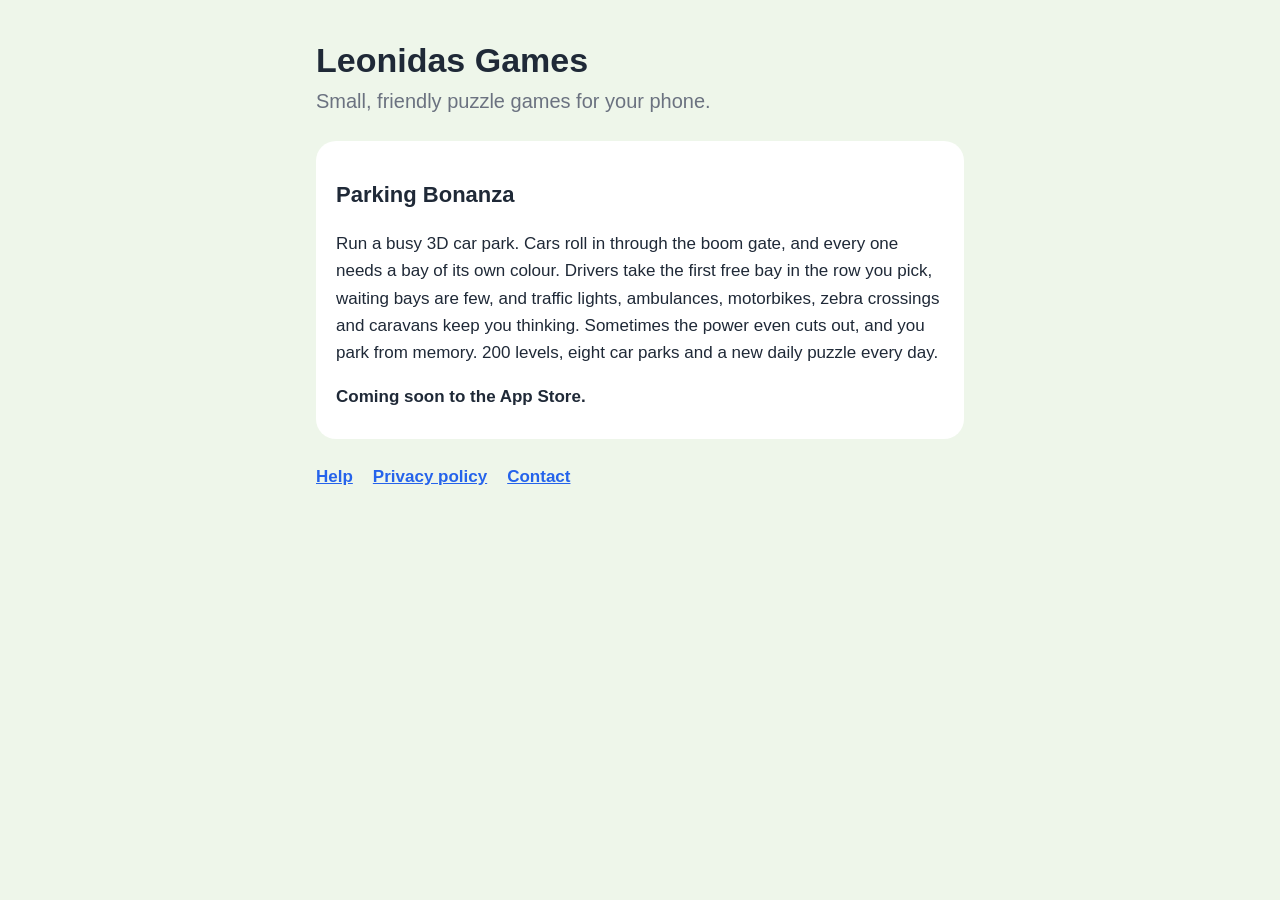
<file: index.html>
<!doctype html>
<html lang="en-AU">
<head>
  <meta charset="utf-8">
  <meta name="viewport" content="width=device-width, initial-scale=1">
  <title>Leonidas Games</title>
  <meta name="description" content="Leonidas Games makes small, friendly puzzle games for iPhone.">
  <link rel="stylesheet" href="style.css">
</head>
<body>
  <main>
    <h1>Leonidas Games</h1>
    <p class="lead">Small, friendly puzzle games for your phone.</p>

    <section class="game">
      <h2>Parking Bonanza</h2>
      <p>Run a busy 3D car park. Cars roll in through the boom gate, and every one needs a bay of its own colour. Drivers take the first free bay in the row you pick, waiting bays are few, and traffic lights, ambulances, motorbikes, zebra crossings and caravans keep you thinking. Sometimes the power even cuts out, and you park from memory. 200 levels, eight car parks and a new daily puzzle every day.</p>
      <p class="soon">Coming soon to the App Store.</p>
    </section>

    <nav>
      <a href="support/">Help</a>
      <a href="privacy/">Privacy policy</a>
      <a href="mailto:jsleonidasgaming@gmail.com">Contact</a>
    </nav>
  </main>
</body>
</html>
</file>
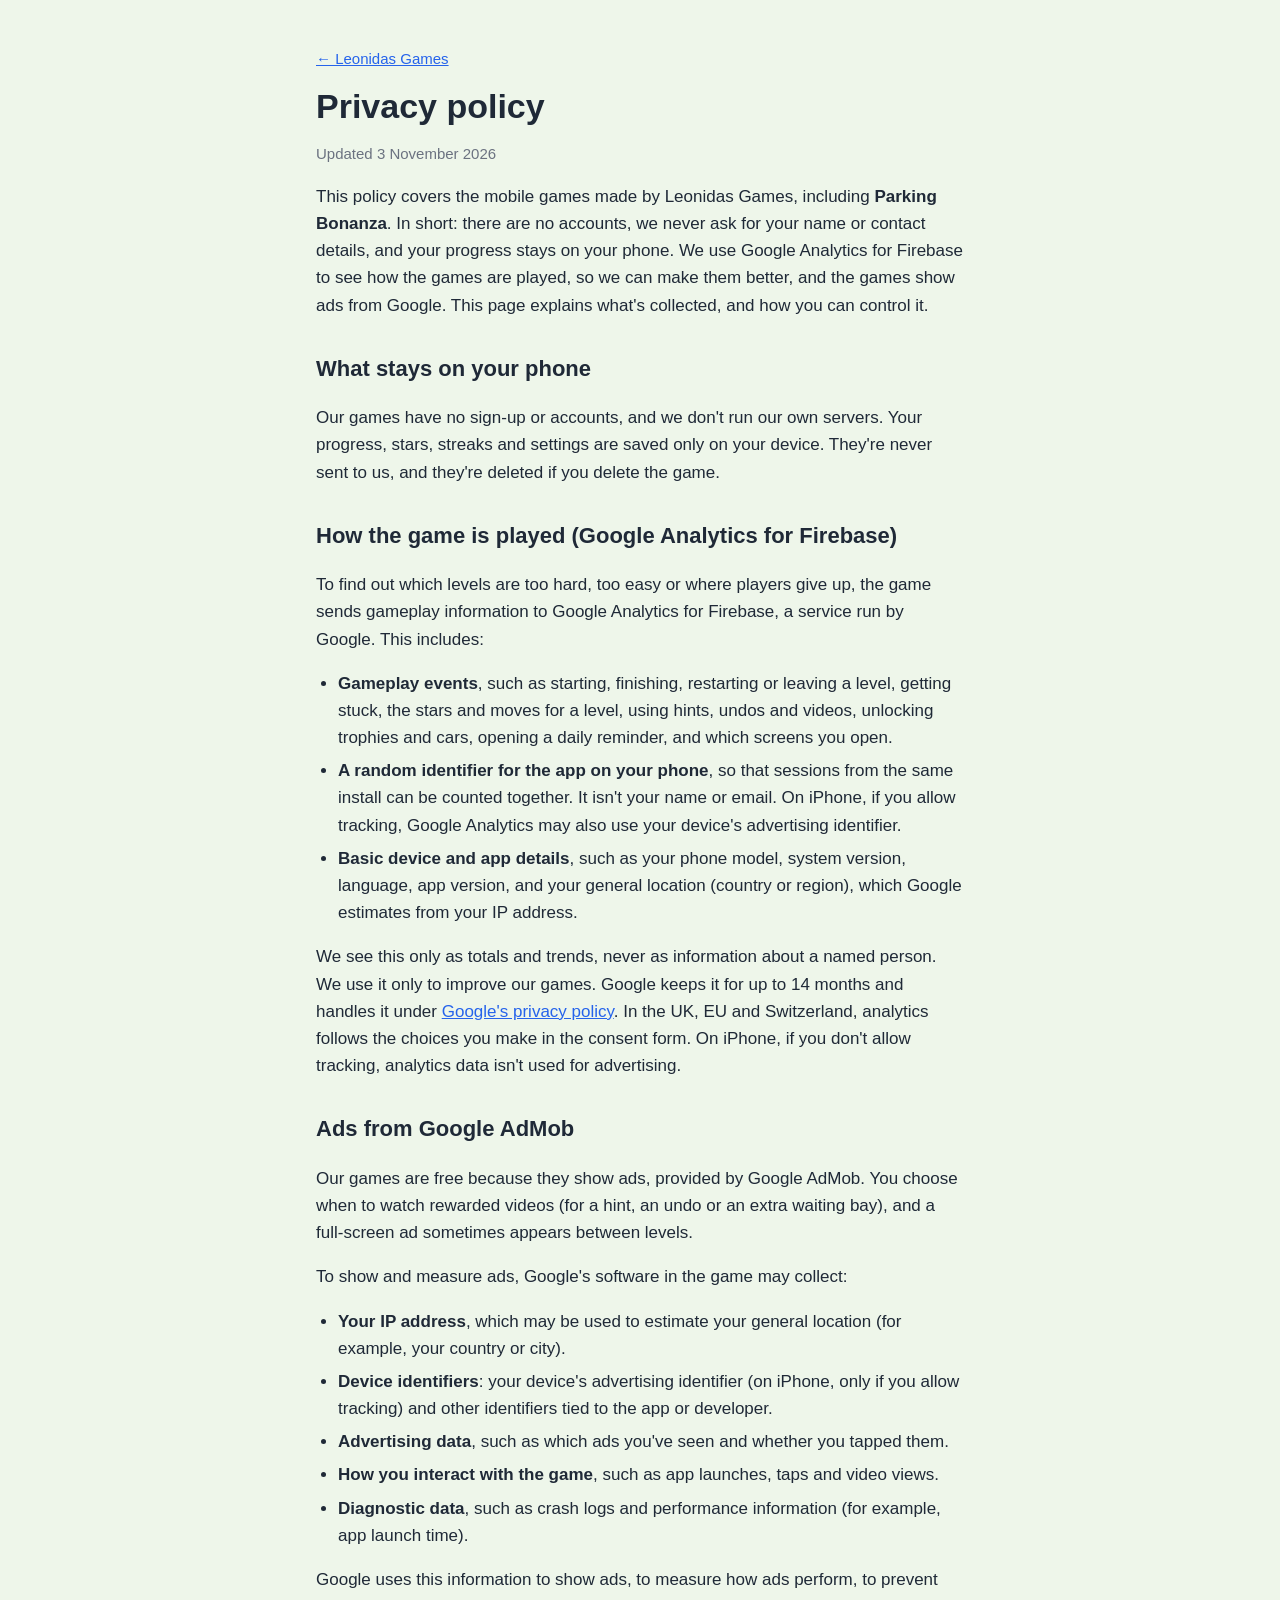
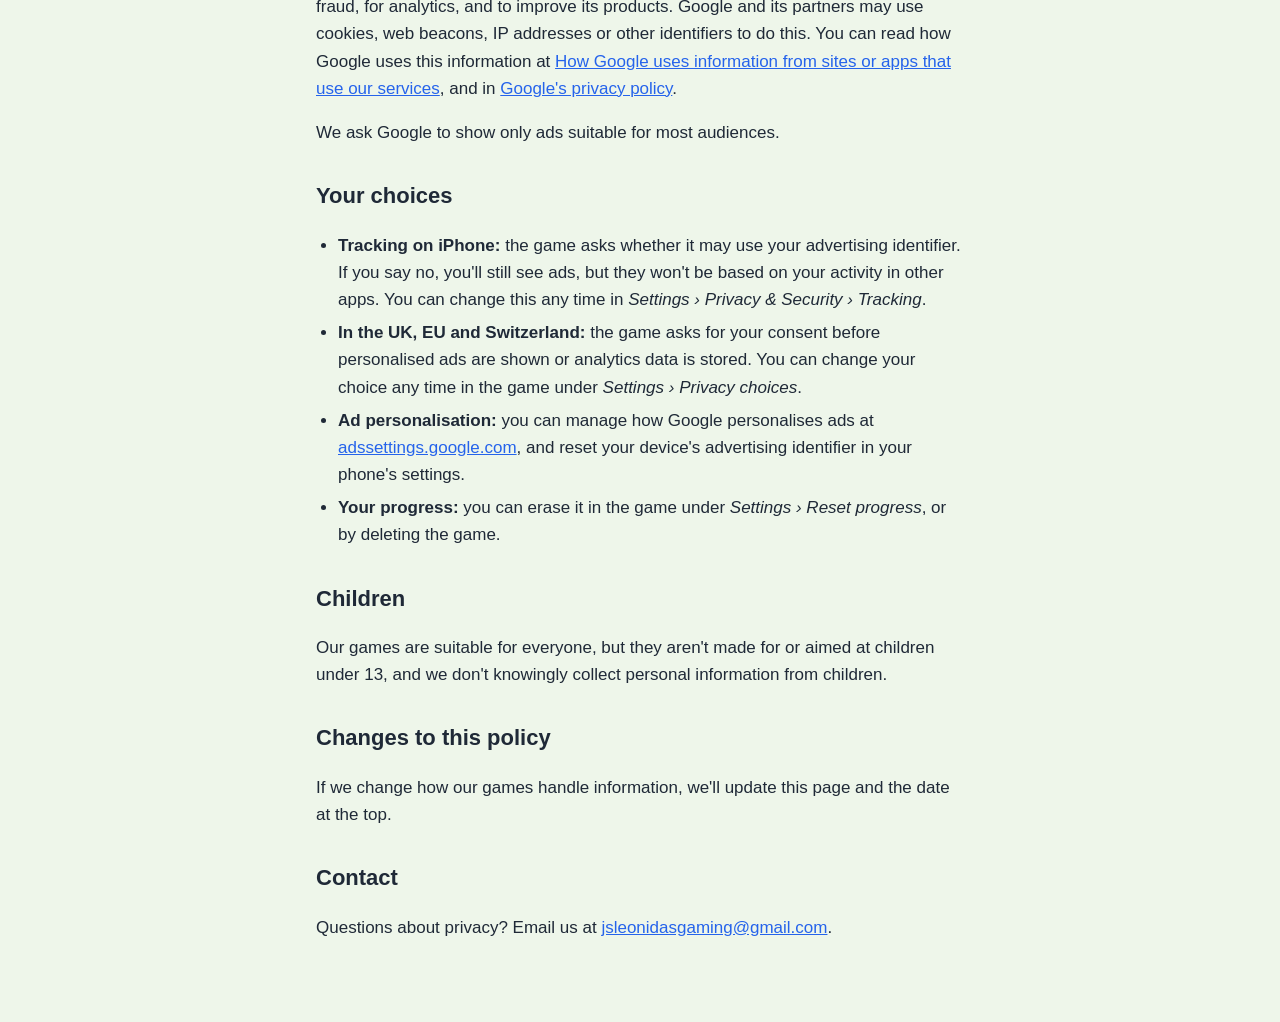
<file: privacy/index.html>
<!doctype html>
<html lang="en-AU">
<head>
  <meta charset="utf-8">
  <meta name="viewport" content="width=device-width, initial-scale=1">
  <title>Privacy policy · Leonidas Games</title>
  <link rel="stylesheet" href="../style.css">
</head>
<body>
  <main>
    <p class="back"><a href="../">← Leonidas Games</a></p>
    <h1>Privacy policy</h1>
    <p class="meta">Updated 3 November 2026</p>

    <p>This policy covers the mobile games made by Leonidas Games, including <strong>Parking Bonanza</strong>. In short: there are no accounts, we never ask for your name or contact details, and your progress stays on your phone. We use Google Analytics for Firebase to see how the games are played, so we can make them better, and the games show ads from Google. This page explains what's collected, and how you can control it.</p>

    <h2>What stays on your phone</h2>
    <p>Our games have no sign-up or accounts, and we don't run our own servers. Your progress, stars, streaks and settings are saved only on your device. They're never sent to us, and they're deleted if you delete the game.</p>

    <h2>How the game is played (Google Analytics for Firebase)</h2>
    <p>To find out which levels are too hard, too easy or where players give up, the game sends gameplay information to Google Analytics for Firebase, a service run by Google. This includes:</p>
    <ul>
      <li><strong>Gameplay events</strong>, such as starting, finishing, restarting or leaving a level, getting stuck, the stars and moves for a level, using hints, undos and videos, unlocking trophies and cars, opening a daily reminder, and which screens you open.</li>
      <li><strong>A random identifier for the app on your phone</strong>, so that sessions from the same install can be counted together. It isn't your name or email. On iPhone, if you allow tracking, Google Analytics may also use your device's advertising identifier.</li>
      <li><strong>Basic device and app details</strong>, such as your phone model, system version, language, app version, and your general location (country or region), which Google estimates from your IP address.</li>
    </ul>
    <p>We see this only as totals and trends, never as information about a named person. We use it only to improve our games. Google keeps it for up to 14 months and handles it under <a href="https://policies.google.com/privacy">Google's privacy policy</a>. In the UK, EU and Switzerland, analytics follows the choices you make in the consent form. On iPhone, if you don't allow tracking, analytics data isn't used for advertising.</p>

    <h2>Ads from Google AdMob</h2>
    <p>Our games are free because they show ads, provided by Google AdMob. You choose when to watch rewarded videos (for a hint, an undo or an extra waiting bay), and a full-screen ad sometimes appears between levels.</p>
    <p>To show and measure ads, Google's software in the game may collect:</p>
    <ul>
      <li><strong>Your IP address</strong>, which may be used to estimate your general location (for example, your country or city).</li>
      <li><strong>Device identifiers</strong>: your device's advertising identifier (on iPhone, only if you allow tracking) and other identifiers tied to the app or developer.</li>
      <li><strong>Advertising data</strong>, such as which ads you've seen and whether you tapped them.</li>
      <li><strong>How you interact with the game</strong>, such as app launches, taps and video views.</li>
      <li><strong>Diagnostic data</strong>, such as crash logs and performance information (for example, app launch time).</li>
    </ul>
    <p>Google uses this information to show ads, to measure how ads perform, to prevent fraud, for analytics, and to improve its products. Google and its partners may use cookies, web beacons, IP addresses or other identifiers to do this. You can read how Google uses this information at <a href="https://www.google.com/policies/privacy/partners/">How Google uses information from sites or apps that use our services</a>, and in <a href="https://policies.google.com/privacy">Google's privacy policy</a>.</p>
    <p>We ask Google to show only ads suitable for most audiences.</p>

    <h2>Your choices</h2>
    <ul>
      <li><strong>Tracking on iPhone:</strong> the game asks whether it may use your advertising identifier. If you say no, you'll still see ads, but they won't be based on your activity in other apps. You can change this any time in <em>Settings › Privacy &amp; Security › Tracking</em>.</li>
      <li><strong>In the UK, EU and Switzerland:</strong> the game asks for your consent before personalised ads are shown or analytics data is stored. You can change your choice any time in the game under <em>Settings › Privacy choices</em>.</li>
      <li><strong>Ad personalisation:</strong> you can manage how Google personalises ads at <a href="https://adssettings.google.com">adssettings.google.com</a>, and reset your device's advertising identifier in your phone's settings.</li>
      <li><strong>Your progress:</strong> you can erase it in the game under <em>Settings › Reset progress</em>, or by deleting the game.</li>
    </ul>

    <h2>Children</h2>
    <p>Our games are suitable for everyone, but they aren't made for or aimed at children under 13, and we don't knowingly collect personal information from children.</p>

    <h2>Changes to this policy</h2>
    <p>If we change how our games handle information, we'll update this page and the date at the top.</p>

    <h2>Contact</h2>
    <p>Questions about privacy? Email us at <a href="mailto:jsleonidasgaming@gmail.com">jsleonidasgaming@gmail.com</a>.</p>
  </main>
</body>
</html>
</file>
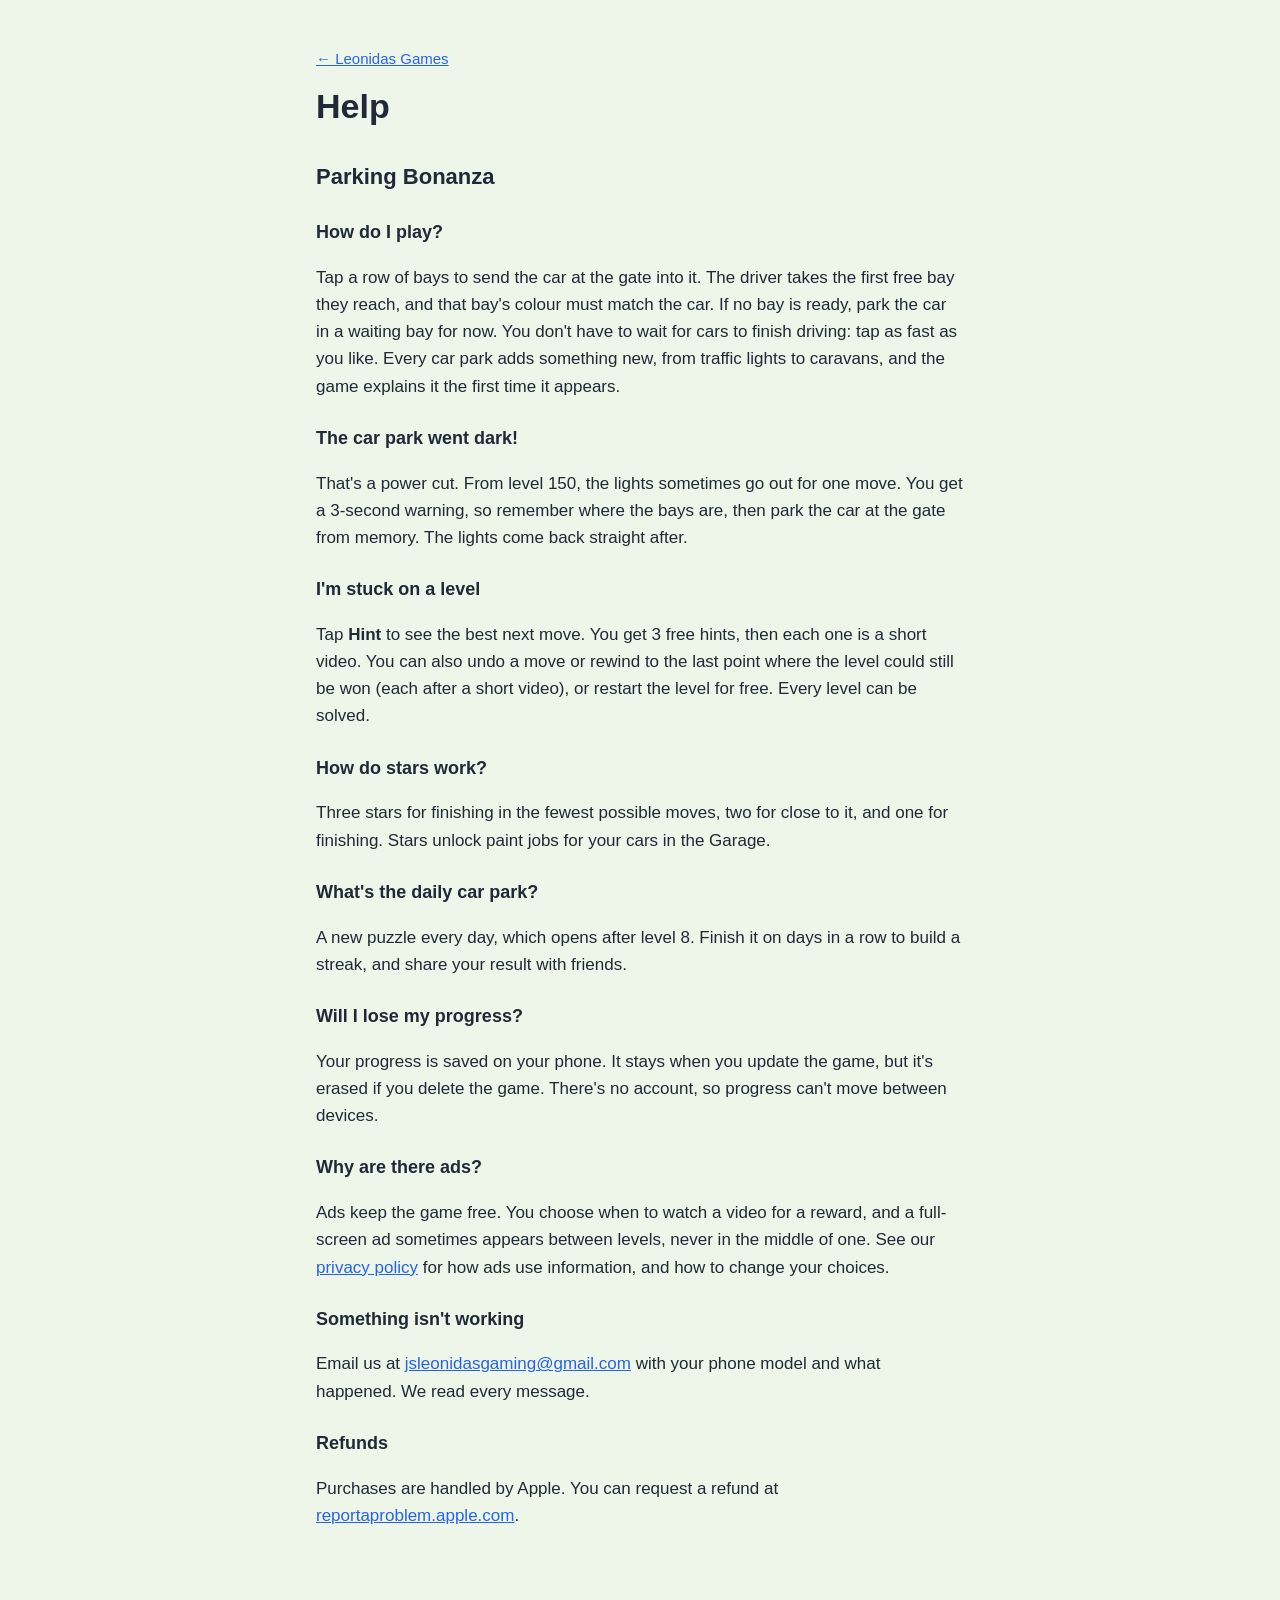
<file: support/index.html>
<!doctype html>
<html lang="en-AU">
<head>
  <meta charset="utf-8">
  <meta name="viewport" content="width=device-width, initial-scale=1">
  <title>Help · Leonidas Games</title>
  <link rel="stylesheet" href="../style.css">
</head>
<body>
  <main>
    <p class="back"><a href="../">← Leonidas Games</a></p>
    <h1>Help</h1>

    <h2>Parking Bonanza</h2>

    <h3>How do I play?</h3>
    <p>Tap a row of bays to send the car at the gate into it. The driver takes the first free bay they reach, and that bay's colour must match the car. If no bay is ready, park the car in a waiting bay for now. You don't have to wait for cars to finish driving: tap as fast as you like. Every car park adds something new, from traffic lights to caravans, and the game explains it the first time it appears.</p>

    <h3>The car park went dark!</h3>
    <p>That's a power cut. From level 150, the lights sometimes go out for one move. You get a 3-second warning, so remember where the bays are, then park the car at the gate from memory. The lights come back straight after.</p>

    <h3>I'm stuck on a level</h3>
    <p>Tap <strong>Hint</strong> to see the best next move. You get 3 free hints, then each one is a short video. You can also undo a move or rewind to the last point where the level could still be won (each after a short video), or restart the level for free. Every level can be solved.</p>

    <h3>How do stars work?</h3>
    <p>Three stars for finishing in the fewest possible moves, two for close to it, and one for finishing. Stars unlock paint jobs for your cars in the Garage.</p>

    <h3>What's the daily car park?</h3>
    <p>A new puzzle every day, which opens after level 8. Finish it on days in a row to build a streak, and share your result with friends.</p>

    <h3>Will I lose my progress?</h3>
    <p>Your progress is saved on your phone. It stays when you update the game, but it's erased if you delete the game. There's no account, so progress can't move between devices.</p>

    <h3>Why are there ads?</h3>
    <p>Ads keep the game free. You choose when to watch a video for a reward, and a full-screen ad sometimes appears between levels, never in the middle of one. See our <a href="../privacy/">privacy policy</a> for how ads use information, and how to change your choices.</p>

    <h3>Something isn't working</h3>
    <p>Email us at <a href="mailto:jsleonidasgaming@gmail.com">jsleonidasgaming@gmail.com</a> with your phone model and what happened. We read every message.</p>

    <h3>Refunds</h3>
    <p>Purchases are handled by Apple. You can request a refund at <a href="https://reportaproblem.apple.com">reportaproblem.apple.com</a>.</p>
  </main>
</body>
</html>
</file>
<file: style.css>
:root {
  --ink: #1f2937;
  --soft: #6b7280;
  --bg: #eef6ea;
  --card: #ffffff;
  --accent: #2563eb;
}
@media (prefers-color-scheme: dark) {
  :root {
    --ink: #e5e7eb;
    --soft: #9ca3af;
    --bg: #111827;
    --card: #1f2937;
    --accent: #60a5fa;
  }
}
* { box-sizing: border-box; }
body {
  margin: 0;
  background: var(--bg);
  color: var(--ink);
  font: 17px/1.6 -apple-system, BlinkMacSystemFont, "Segoe UI", Roboto, sans-serif;
}
main { max-width: 680px; margin: 0 auto; padding: 32px 16px 64px; }
h1 { font-size: 34px; line-height: 1.2; margin: 8px 0 4px; }
h2 { font-size: 22px; margin-top: 32px; }
h3 { font-size: 18px; margin: 24px 0 4px; }
a { color: var(--accent); }
ul { padding-left: 22px; }
li { margin: 6px 0; }
.lead { font-size: 20px; color: var(--soft); margin-top: 0; }
.meta, .back { color: var(--soft); font-size: 15px; }
.game { background: var(--card); border-radius: 20px; padding: 4px 20px 12px; margin: 24px 0; }
.soon { font-weight: 700; }
nav { display: flex; flex-wrap: wrap; gap: 20px; margin-top: 24px; font-weight: 700; }
</file>
